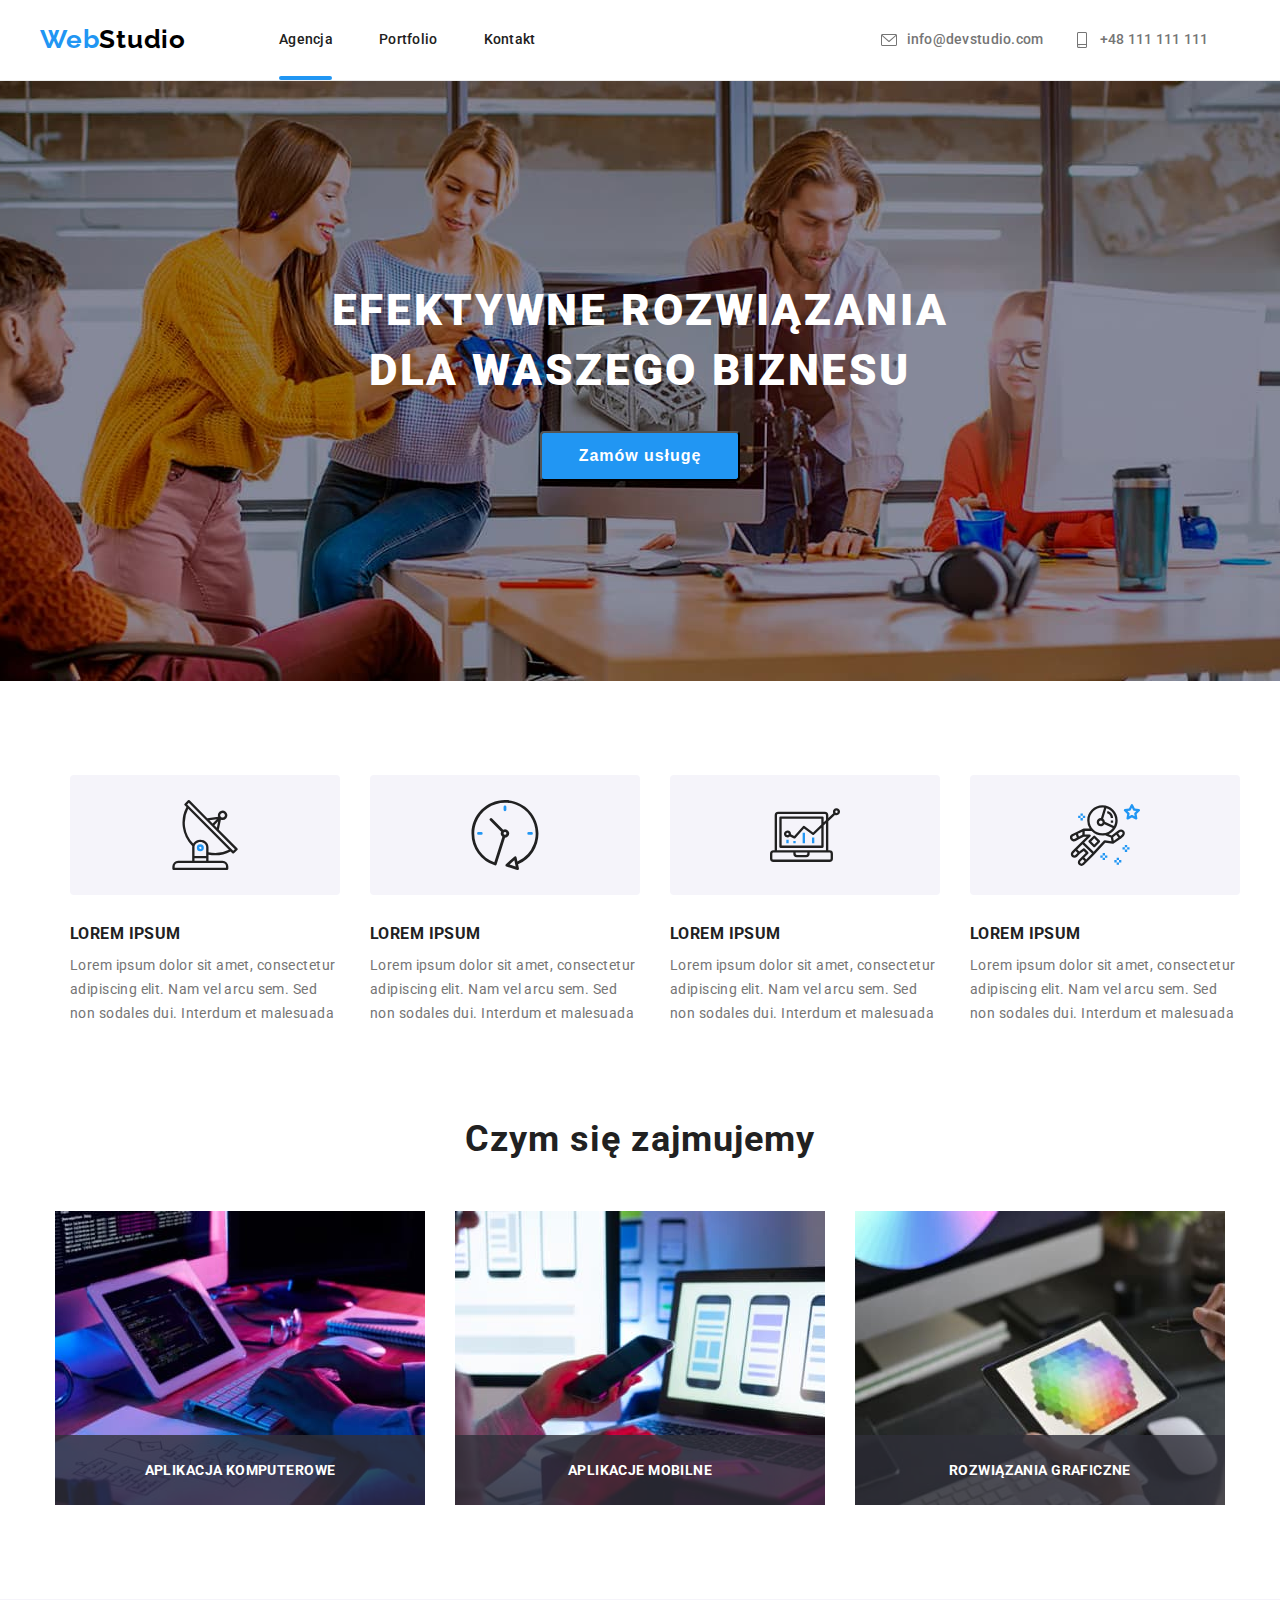
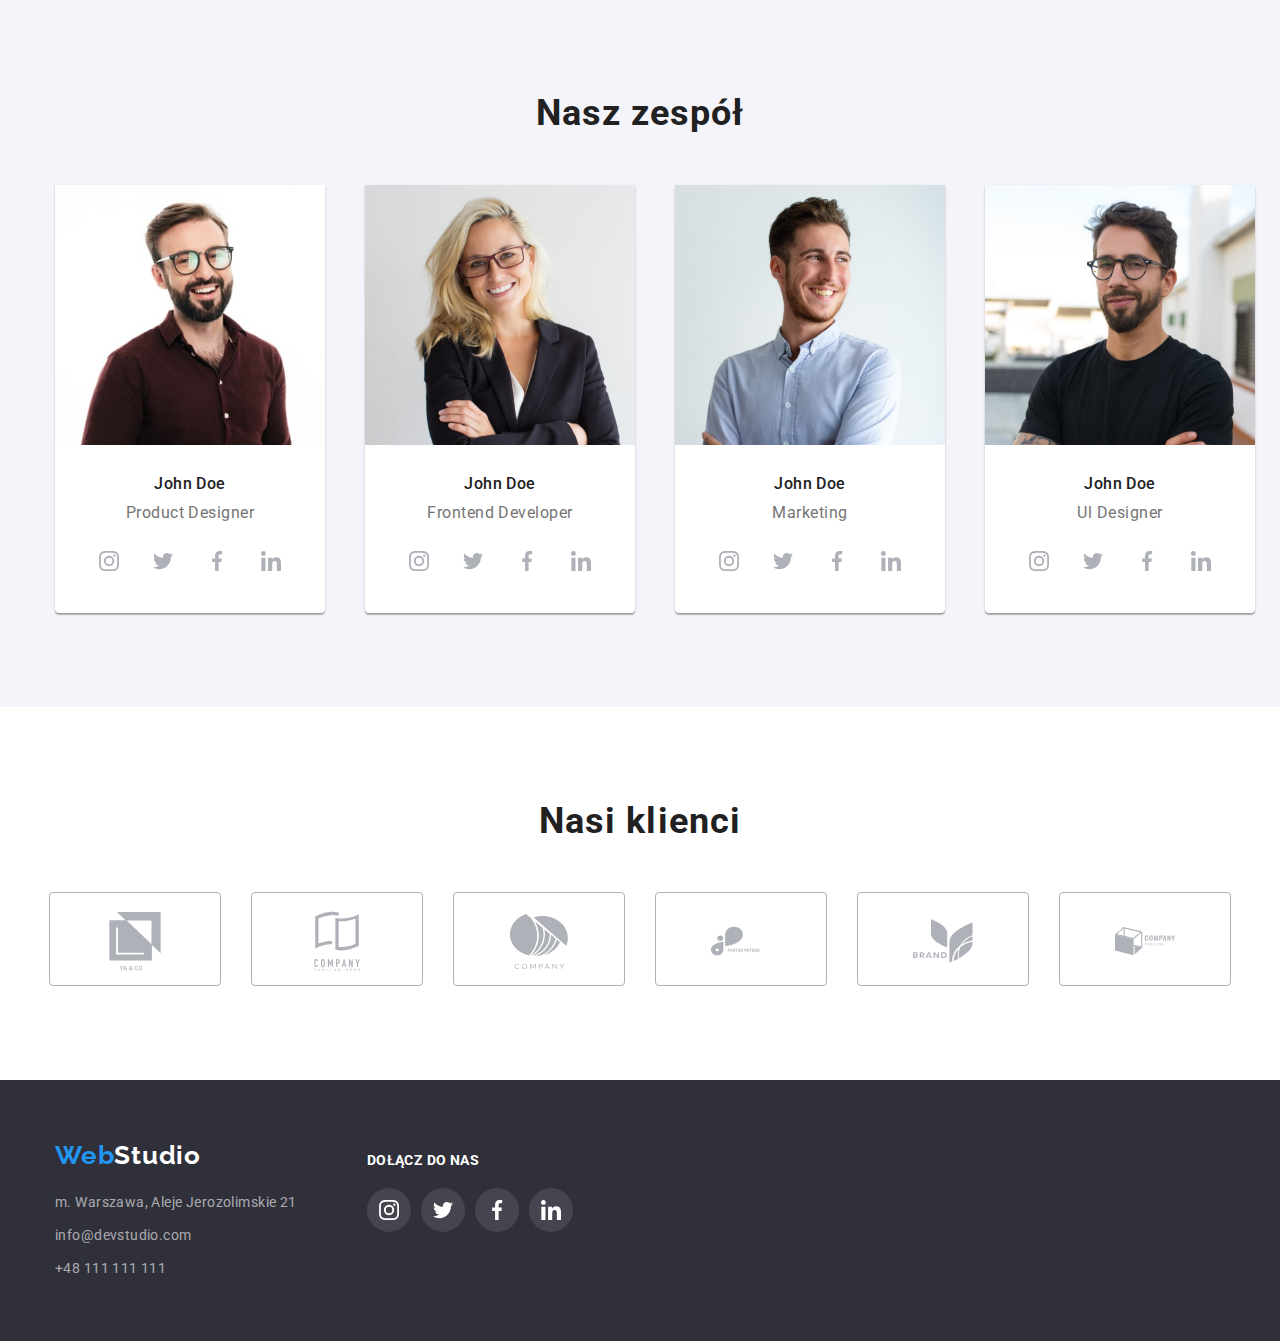
<file: index.html>
<!DOCTYPE html>
<html lang="pl">
  <head>
    <meta charset="UTF-8" />
    <meta http-equiv="X-UA-Compatible" content="IE=edge" />
    <meta name="description" content="Webside about WebStudio Agency" />
    <title>WebStudio</title>
    <link
      rel="stylesheet"
      href="https://cdnjs.cloudflare.com/ajax/libs/modern-normalize/1.1.0/modern-normalize.min.css"
      integrity="sha512-wpPYUAdjBVSE4KJnH1VR1HeZfpl1ub8YT/NKx4PuQ5NmX2tKuGu6U/JRp5y+Y8XG2tV+wKQpNHVUX03MfMFn9Q=="
      crossorigin="anonymous"
      referrerpolicy="no-referrer"
    />
    <link href="./css/styles.css" rel="stylesheet" />
    <link rel="preconnect" href="https://fonts.googleapis.com" />
    <link rel="preconnect" href="https://fonts.gstatic.com" crossorigin />
    <link
      href="https://fonts.googleapis.com/css2?family=Raleway:wght@700&family=Roboto:wght@400;500;700;900&display=swap"
      rel="stylesheet"
    />
  </head>
  <body>
    <header class="top-menu">
      <div class="top-menu-box container">
        <a class="logo" href="./index.html"
          ><span class="first-logo-part">Web</span><span>Studio</span></a
        >

        <nav class="navigation">
          <ul class="link-menu">
            <li><a class="link active-index" href="./index.html">Agencja</a></li>
            <li >
              <a class="link" href="./portfolio.html">Portfolio</a>
            </li>
            <li ><a class="link" href="#">Kontakt</a></li>
          </ul>
        </nav>

        <ul class="top-contacts">
          <li>
            <a class="contact-link" href="mailto:info@devstudio.com"
              ><svg class="contact-icon-envelope" width="16" height="16">
                <use href="./images/icons.svg#icon-envelope"></use>
              </svg>
              info@devstudio.com</a
            >
          </li>
          <li>
            <a class="contact-link" href="tel:+48111111111">
              <svg class="contact-icon-smartphone" width="12" height="16">
                <use href="./images/icons.svg#icon-smartphone"></use>
              </svg>
              +48 111 111 111</a
            >
          </li>
        </ul>
      </div>
    </header>
    <main>
      <section class="top-container section">
        <div class="container">
          <h1 class="top-container-text">
            Efektywne rozwiązania <br />dla waszego biznesu
          </h1>
          <button class="top-container-button" type="button" data-modal-open>
            Zamów usługę
          </button>
        </div>
        
      </section>

      <section class="advantages section">
        <div class="container">
          <h2 hidden>Our advantages</h2>
          <ul class="advantages-list-icons">
            <li class="advantages-list-icons-item">
              <svg width="70" height="70">
                <use href="./images/icons.svg#icon-antenna"></use>
              </svg>
            </li>
            <li class="advantages-list-icons-item">
              <svg width="70" height="70">
                <use href="./images/icons.svg#icon-clock"></use>
              </svg>
            </li>
            <li class="advantages-list-icons-item">
              <svg width="70" height="70">
                <use href="./images/icons.svg#icon-diagram"></use>
              </svg>
            </li>
            <li class="advantages-list-icons-item">
              <svg width="70" height="70">
                <use href="./images/icons.svg#icon-astronaut"></use>
              </svg>
            </li>
          </ul>
          <ul class="advantages-list">
            <li>
              <h3 class="topic">Lorem ipsum</h3>
              <p class="description">
                Lorem ipsum dolor sit amet, consectetur adipiscing elit. Nam vel
                arcu sem. Sed non sodales dui. Interdum et malesuada
              </p>
            </li>
            <li>
              <h3 class="topic">Lorem ipsum</h3>
              <p class="description">
                Lorem ipsum dolor sit amet, consectetur adipiscing elit. Nam vel
                arcu sem. Sed non sodales dui. Interdum et malesuada
              </p>
            </li>
            <li>
              <h3 class="topic">Lorem ipsum</h3>
              <p class="description">
                Lorem ipsum dolor sit amet, consectetur adipiscing elit. Nam vel
                arcu sem. Sed non sodales dui. Interdum et malesuada
              </p>
            </li>
            <li>
              <h3 class="topic">Lorem ipsum</h3>
              <p class="description">
                Lorem ipsum dolor sit amet, consectetur adipiscing elit. Nam vel
                arcu sem. Sed non sodales dui. Interdum et malesuada
              </p>
            </li>
          </ul>
        </div>
      </section>
      <section class="what-we-do section">
        <div class="container">
          <h2 class="what-we-do-heading">Czym się zajmujemy</h2>
          <ul class="what-we-do-list">
            <li>
              <figure class="image-with-title">
              <img
                class="what-we-do-list-image"
                src="./images/img.jpg"
                alt="man typing on a keyboard"
                width="370"
                height="294"
              /><figcaption class="image-title">Aplikacja komputerowe</figcaption>
            </figure>
            </li>
            <li><figure class="image-with-title">
              <img
                class="what-we-do-list-image"
                src="./images/img1.jpg"
                alt="man using mobile phone"
                width="370"
                height="294"
              /><figcaption class="image-title">Aplikacje mobilne</figcaption>
            </figure>
          </li>
            <li><figure class="image-with-title">
              <img
                class="what-we-do-list-image"
                src="./images/img2.jpg"
                alt="man trying to find perfect colour"
                width="370"
                height="294"
              /><figcaption class="image-title">Rozwiązania graficzne</figcaption>
            </figure>
            </li>
          </ul>
        </div>
      </section>
      <section class="teammates section">
        <div class="container">
          <h2 class="teammates-header">Nasz zespół</h2>
          <ul class="teammates-list">
            <li class="teammates-item">
              <img
                class="teammates-item-photo"
                src="./images/jd1.jpg"
                alt="bearded man with glasses"
                width="270"
                height="260"
              />
              <h3 class="teammates-item-name">John Doe</h3>
              <p class="teammates-item-role">Product Designer</p>

              <div class="teammates-social-links">
                <a
                  class="teammates-social-link"
                  href="https://www.instagram.com/"
                  target="_blank"
                  rel="noreferrer noopener"
                >
                  <svg
                    class="teammates-social-link-icon"
                    width="20"
                    height="20"
                  >
                    <use href="./images/icons.svg#icon-instagram"></use>
                  </svg>
                </a>
                <a
                  class="teammates-social-link"
                  href="https://twitter.com/"
                  target="_blank"
                  rel="noreferrer noopener"
                  ><svg
                    class="teammates-social-link-icon"
                    width="20"
                    height="20"
                  >
                    <use href="./images/icons.svg#icon-twitter"></use></svg></a
                ><a
                  class="teammates-social-link"
                  href="https://www.facebook.com"
                  target="_blank"
                  rel="noreferrer noopener"
                  ><svg
                    class="teammates-social-link-icon"
                    width="20"
                    height="20"
                  >
                    <use href="./images/icons.svg#icon-facebook"></use></svg></a
                ><a
                  class="teammates-social-link"
                  href="https://pl.linkedin.com/"
                  target="_blank"
                  rel="noreferrer noopener"
                  ><svg
                    class="teammates-social-link-icon"
                    width="20"
                    height="20"
                  >
                    <use href="./images/icons.svg#icon-linkedin"></use>
                  </svg>
                </a>
              </div>
            </li>

            <li class="teammates-item">
              <img
                class="teammates-item-photo"
                src="./images/jd2.jpg"
                alt="blond woman with glasses"
                width="270"
                height="260"
              />
              <h3 class="teammates-item-name">John Doe</h3>
              <p class="teammates-item-role">Frontend Developer</p>
              <div class="teammates-social-links">
                <a
                  class="teammates-social-link"
                  href="https://www.instagram.com/"
                  target="_blank"
                  rel="noreferrer noopener"
                  ><svg
                    class="teammates-social-link-icon"
                    width="20"
                    height="20"
                  >
                    <use
                      href="./images/icons.svg#icon-instagram"
                    ></use></svg></a
                ><a
                  class="teammates-social-link"
                  href="https://twitter.com/"
                  target="_blank"
                  rel="noreferrer noopener"
                  ><svg
                    class="teammates-social-link-icon"
                    width="20"
                    height="20"
                  >
                    <use href="./images/icons.svg#icon-twitter"></use></svg></a
                ><a
                  class="teammates-social-link"
                  href="https://www.facebook.com"
                  target="_blank"
                  rel="noreferrer noopener"
                  ><svg
                    class="teammates-social-link-icon"
                    width="20"
                    height="20"
                  >
                    <use href="./images/icons.svg#icon-facebook"></use></svg></a
                ><a
                  class="teammates-social-link"
                  href="https://pl.linkedin.com/"
                  target="_blank"
                  rel="noreferrer noopener"
                  ><svg
                    class="teammates-social-link-icon"
                    width="20"
                    height="20"
                  >
                    <use href="./images/icons.svg#icon-linkedin"></use>
                  </svg>
                </a>
              </div>
            </li>
            <li class="teammates-item">
              <img
                class="teammates-item-photo"
                src="./images/jd3.jpg"
                alt="smiling man in blue shirt"
                width="270"
                height="260"
              />
              <h3 class="teammates-item-name">John Doe</h3>
              <p class="teammates-item-role">Marketing</p>
              <div class="teammates-social-links">
                <a
                  class="teammates-social-link"
                  href="https://www.instagram.com/"
                  target="_blank"
                  rel="noreferrer noopener"
                  ><svg
                    class="teammates-social-link-icon"
                    width="20"
                    height="20"
                  >
                    <use
                      href="./images/icons.svg#icon-instagram"
                    ></use></svg></a
                ><a
                  class="teammates-social-link"
                  href="https://twitter.com/"
                  target="_blank"
                  rel="noreferrer noopener"
                  ><svg
                    class="teammates-social-link-icon"
                    width="20"
                    height="20"
                  >
                    <use href="./images/icons.svg#icon-twitter"></use></svg></a
                ><a
                  class="teammates-social-link"
                  href="https://www.facebook.com"
                  target="_blank"
                  rel="noreferrer noopener"
                  ><svg
                    class="teammates-social-link-icon"
                    width="20"
                    height="20"
                  >
                    <use href="./images/icons.svg#icon-facebook"></use></svg></a
                ><a
                  class="teammates-social-link"
                  href="https://pl.linkedin.com/"
                  target="_blank"
                  rel="noreferrer noopener"
                  ><svg
                    class="teammates-social-link-icon"
                    width="20"
                    height="20"
                  >
                    <use href="./images/icons.svg#icon-linkedin"></use>
                  </svg>
                </a>
              </div>
            </li>
            <li class="teammates-item">
              <img
                class="teammates-item-photo"
                src="./images/jd4.jpg"
                alt="bearded man with glasses in black t-shirt"
                width="270"
                height="260"
              />
              <h3 class="teammates-item-name">John Doe</h3>
              <p class="teammates-item-role">Ul Designer</p>
              <div class="teammates-social-links">
                <a
                  class="teammates-social-link"
                  href="https://www.instagram.com/"
                  target="_blank"
                  rel="noreferrer noopener"
                  ><svg
                    class="teammates-social-link-icon"
                    width="20"
                    height="20"
                  >
                    <use
                      href="./images/icons.svg#icon-instagram"
                    ></use></svg></a
                ><a
                  class="teammates-social-link"
                  href="https://twitter.com/"
                  target="_blank"
                  rel="noreferrer noopener"
                  ><svg
                    class="teammates-social-link-icon"
                    width="20"
                    height="20"
                  >
                    <use href="./images/icons.svg#icon-twitter"></use></svg></a
                ><a
                  class="teammates-social-link"
                  href="https://www.facebook.com"
                  target="_blank"
                  rel="noreferrer noopener"
                  ><svg
                    class="teammates-social-link-icon"
                    width="20"
                    height="20"
                  >
                    <use href="./images/icons.svg#icon-facebook"></use></svg></a
                ><a
                  class="teammates-social-link"
                  href="https://pl.linkedin.com/"
                  target="_blank"
                  rel="noreferrer noopener"
                  ><svg
                    class="teammates-social-link-icon"
                    width="20"
                    height="20"
                  >
                    <use href="./images/icons.svg#icon-linkedin"></use>
                  </svg>
                </a>
              </div>
            </li>
          </ul>
        </div>
      </section>
      <section class="our-customers section">
        <div class="container">
          <h2 class="our-customers-heading">Nasi klienci</h2>
          <ul class="our-customers-list">
            <li class="our-customers-list-item">
              <svg width="106" height="60.04">
                <use href="./images/icons.svg#icon-client-one"></use>
              </svg>
            </li>
            <li class="our-customers-list-item">
              <svg width="106" height="60.04">
                <use href="./images/icons.svg#icon-client-two"></use>
              </svg>
            </li>
            <li class="our-customers-list-item">
              <svg width="106" height="60">
                <use href="./images/icons.svg#icon-client-three"></use>
              </svg>
            </li>
            <li class="our-customers-list-item">
              <svg width="106" height="60">
                <use href="./images/icons.svg#icon-client-four"></use>
              </svg>
            </li>
            <li class="our-customers-list-item">
              <svg width="106" height="60">
                <use href="./images/icons.svg#icon-client-five"></use>
              </svg>
            </li>
            <li class="our-customers-list-item">
              <svg width="106" height="60">
                <use href="./images/icons.svg#icon-client-six"></use>
              </svg>
            </li>
          </ul>
        </div>
      </section>
    </main>
    <footer class="footer">
      <div class="container footer-container">
        <div class="footer-box">
          <p>
            <a class="footer-logo" href="./index.html"
              ><span class="first-logo-part">Web</span
              ><span class="second-logo-part">Studio</span></a
            >
          </p>
          <address class="lower-contacts">
            <ul class="lower-contact-list">
              <li>
                <a
                  class="lower-link"
                  href="https://www.google.pl/maps/place/al.+Jerozolimskie+21,+00-508+Warszawa/@52.2305286,21.013843,17z/data=!3m1!4b1!4m5!3m4!1s0x471eccf3e52bee23:0xc5163bc7ec8d4437!8m2!3d52.2305286!4d21.0160317"
                  target="_blank"
                  rel="noopener noreferrer nofollow"
                  >m. Warszawa, Aleje Jerozolimskie 21</a
                >
              </li>
              <li>
                <a class="lower-link" href="mailto:info@devstudio.com"
                  >info@devstudio.com</a
                >
              </li>
              <li>
                <a class="lower-link" href="tel:+48111111111"
                  >+48 111 111 111</a
                >
              </li>
            </ul>
          </address>
        </div>
        <div class="footer-social-links">
          <h3 class="footer-social-links-heading">Dołącz do nas</h3>
           <!--instagram twitter facebook linedin links-->
          <div class="footer-social-links-box">            
            <a
            class="footer-social-links-link"
            href="https://twitter.com/"
            target="_blank"
            rel="noreferrer noopener"
            ><svg width="20" height="20">
              <use href="./images/icons.svg#icon-instagram"></use>
            </svg>
          </a>
           
              <a
                class="footer-social-links-link"
                href="https://twitter.com/"
                target="_blank"
                rel="noreferrer noopener"
                ><svg width="20" height="20">
                  <use href="./images/icons.svg#icon-twitter"></use>
                </svg>
              </a>
           
              <a
                class="footer-social-links-link"
                href="https://www.facebook.com"
                target="_blank"
                rel="noreferrer noopener"
                ><svg width="20" height="20">
                  <use href="./images/icons.svg#icon-facebook"></use>
                </svg>
              </a>
            
              <a
                class="footer-social-links-link"
                href="https://pl.linkedin.com/"
                target="_blank"
                rel="noreferrer noopener"
                ><svg width="20" height="20">
                  <use href="./images/icons.svg#icon-linkedin"></use>
                </svg>
              </a>
            </div>
          </div>
        </div>
      </div>
    </footer>
    <div class="backdrop is-hidden" data-modal>
      <div class="modal">
              <button type="button" class="close-button" data-modal-close>
          <img class="x-image" src=./images/close.png
          alt="X sign to close the window"
          width="18"
          height="18">
        </button>
      
              </div>
    </div>
    <script src="./js/modal.js"></script>
  </body>
</html>
</file>
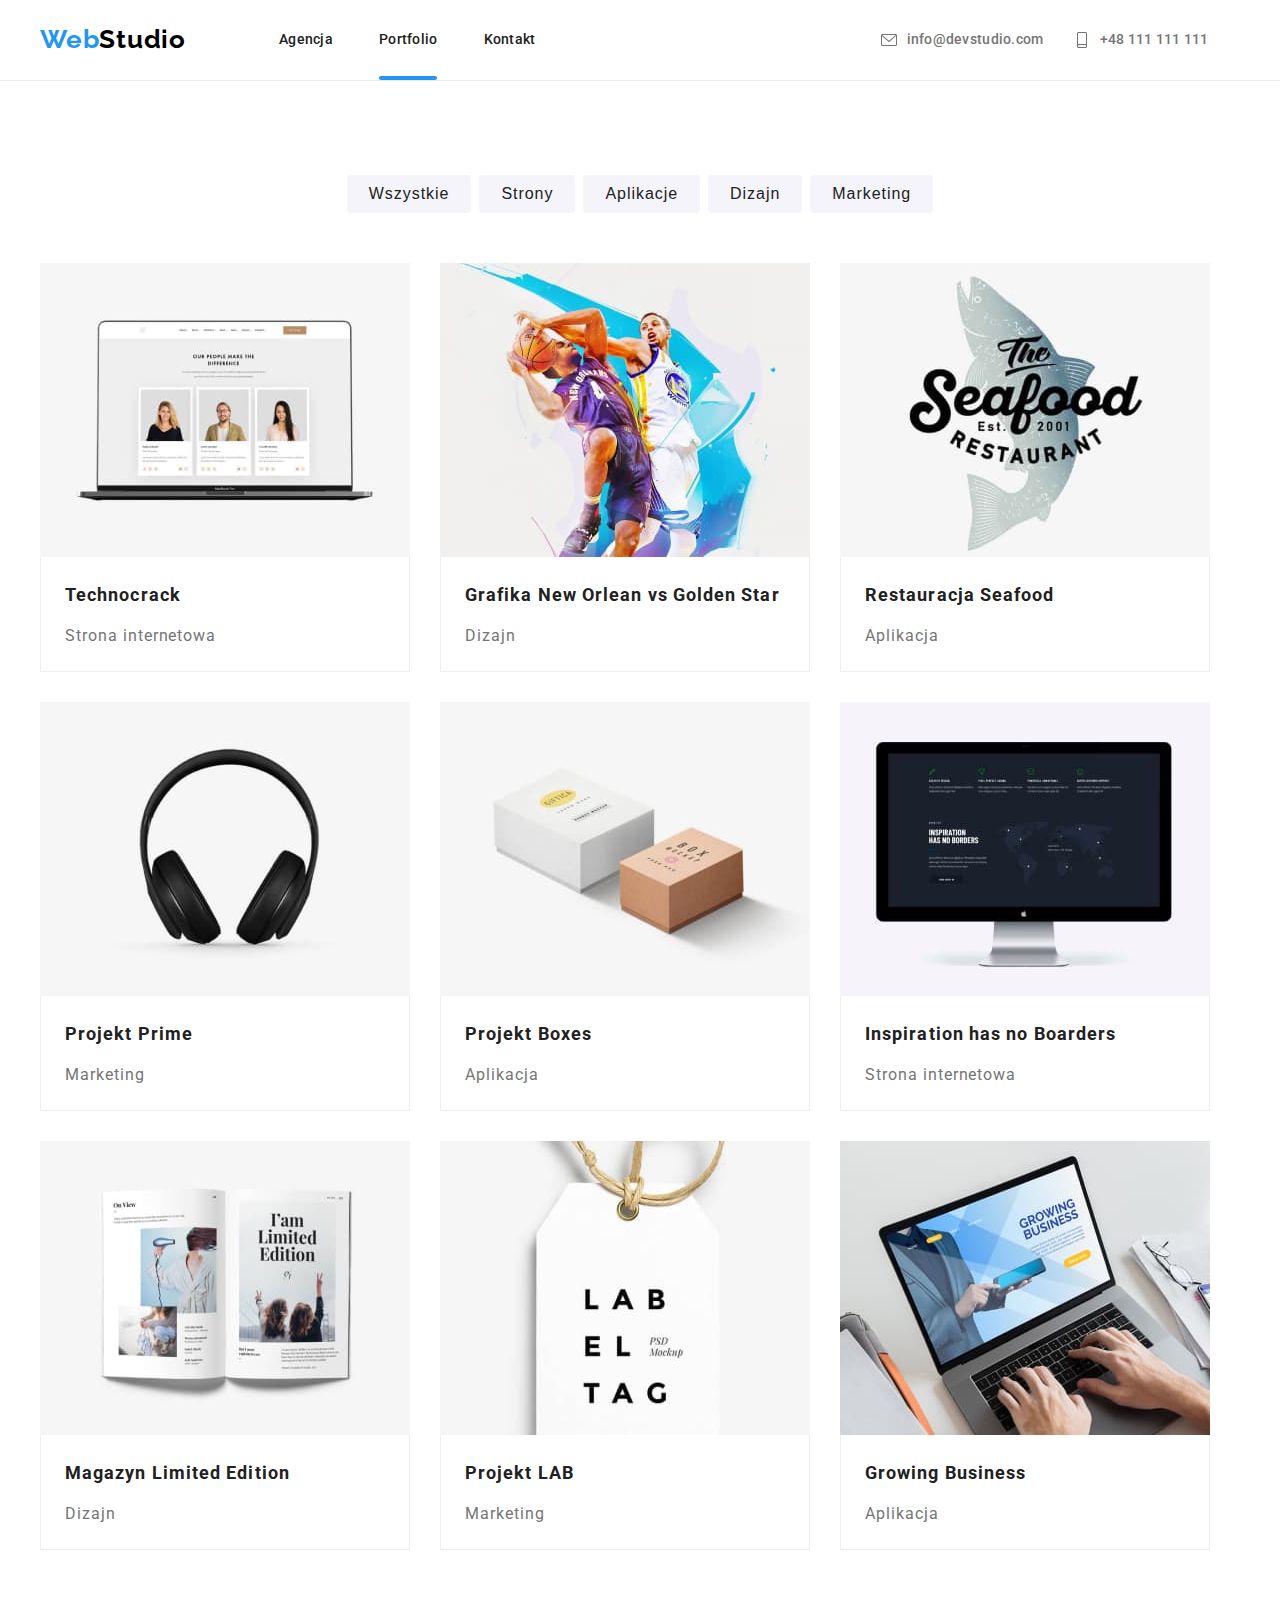
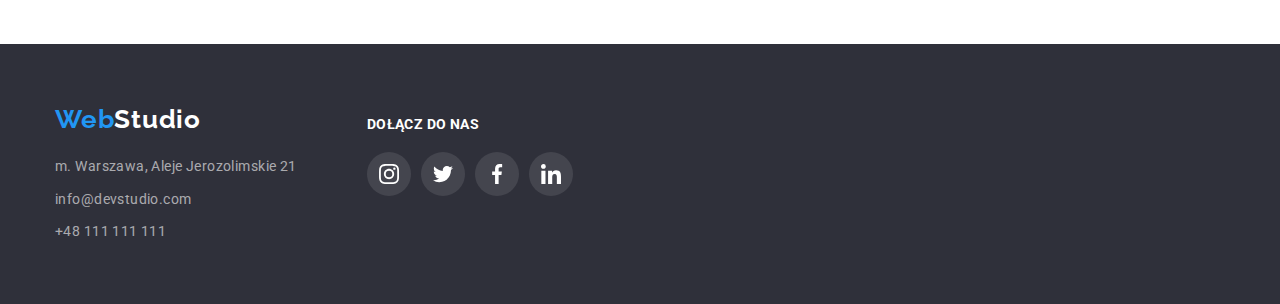
<file: portfolio.html>
<!DOCTYPE html>
<html lang="pl">
  <head>
    <meta charset="UTF-8" />
    <meta http-equiv="X-UA-Compatible" content="IE=edge" />
    <meta name="description" content="Webside about WebStudio Agency" />
    <title>WebStudio</title>
    <link
      rel="stylesheet"
      href="https://cdnjs.cloudflare.com/ajax/libs/modern-normalize/1.1.0/modern-normalize.min.css"
      integrity="sha512-wpPYUAdjBVSE4KJnH1VR1HeZfpl1ub8YT/NKx4PuQ5NmX2tKuGu6U/JRp5y+Y8XG2tV+wKQpNHVUX03MfMFn9Q=="
      crossorigin="anonymous"
      referrerpolicy="no-referrer"
    />
    <link href="./css/styles.css" rel="stylesheet" />
    <link rel="preconnect" href="https://fonts.googleapis.com" />
    <link rel="preconnect" href="https://fonts.gstatic.com" crossorigin />
    <link
      href="https://fonts.googleapis.com/css2?family=Raleway:wght@700&family=Roboto:wght@400;500;700;900&display=swap"
      rel="stylesheet"
    />
  </head>
  <body>
    <header class="top-menu">
      <div class="top-menu-box container">
        <a class="logo" href="./index.html"
          ><span class="first-logo-part">Web</span><span>Studio</span></a
        >

        <nav class="navigation">
          <ul class="link-menu">
            <li><a class="link" href="./index.html">Agencja</a></li>
            <li>
              <a class="link active-portfolio" href="./portfolio.html">Portfolio</a>
            </li>
            <li><a class="link" href="#">Kontakt</a></li>
          </ul>
        </nav>

        <ul class="top-contacts">
          <li>
            <a class="contact-link" href="mailto:info@devstudio.com"
              ><svg class="contact-icon-envelope" width="16" height="16">
                <use href="./images/icons.svg#icon-envelope"></use>
              </svg>
              info@devstudio.com</a
            >
          </li>
          <li>
            <a class="contact-link" href="tel:+48111111111">
              <svg class="contact-icon-smartphone" width="12" height="16">
                <use href="./images/icons.svg#icon-smartphone"></use>
              </svg>
              +48 111 111 111</a
            >
          </li>
        </ul>
      </div>
    </header>
    <main>
      <section class="portfolio-upper-section section">
        <div class="portfolio-upper-section-box container">
          <h1 hidden>What we can create for You</h1>
          <ul class="list-buttons">
            <li>
              <button class="portfolio-button" type="button">Wszystkie</button>
            </li>
            <li>
              <button class="portfolio-button" type="button">Strony</button>
            </li>
            <li>
              <button class="portfolio-button" type="button">Aplikacje</button>
            </li>
            <li>
              <button class="portfolio-button" type="button">Dizajn</button>
            </li>
            <li>
              <button class="portfolio-button" type="button">Marketing</button>
            </li>
          </ul>
        </div>
      </section>
      <section class="portfolio-lower-section section">
        <div class="portfolio-lower-section container">
          <h2 hidden>Offer categories</h2>
          <ul class="portfolio-lower-section-list">
            <li class="portfolio-lower-section-item">
              <div class="overlay-box"><img
                class="portfolio-lower-section-item-picture"
                src="./images/website.jpg"
                alt="Pictures of three WebStudio team members on a laptop
            screen"
                width="370"
                height="294"
              />
                <div class="overlay"><p>Technocrack jest popularną platformą wykorzystywaną do rozpowszechniania koronawirusa. Firmy wykorzystują tę platformę do celów szpiegowskich i ataków na niezabezpieczone serwery konkurencji</p></div>
              </div>
              <h3 class="portfolio-lower-section-item-heading">Technocrack</h3>
              <p class="portfolio-lower-section-item-description">
                Strona internetowa
              </p>
            </li>
            <li class="portfolio-lower-section-item">
              <div class="overlay-box"><img
                class="portfolio-lower-section-item-picture"
                src="./images/basketball.jpg"
                alt="Two basketball players fighting for the ball in the air"
                width="370"
                height="294"
              /> <div class="overlay"><p>Technocrack jest popularną platformą wykorzystywaną do rozpowszechniania koronawirusa. Firmy wykorzystują tę platformę do celów szpiegowskich i ataków na niezabezpieczone serwery konkurencji</p></div>
            </div>
              <h3 class="portfolio-lower-section-item-heading">
                Grafika New Orlean vs Golden Star
              </h3>
              <p class="portfolio-lower-section-item-description">Dizajn</p>
            </li>
            <li class="portfolio-lower-section-item">
              <div class="overlay-box"><img
                class="portfolio-lower-section-item-picture"
                src="./images/seafood.jpg"
                alt="Logo of the Seafood Restaurant with the salmon in the background"
                width="370"
                height="294"
              /><div class="overlay"><p>Technocrack jest popularną platformą wykorzystywaną do rozpowszechniania koronawirusa. Firmy wykorzystują tę platformę do celów szpiegowskich i ataków na niezabezpieczone serwery konkurencji</p></div>
            </div>
              <h3 class="portfolio-lower-section-item-heading">
                Restauracja Seafood
              </h3>
              <p class="portfolio-lower-section-item-description">Aplikacja</p>
            </li>
            <li class="portfolio-lower-section-item">
              <div class="overlay-box"><img
                class="portfolio-lower-section-item-picture"
                src="./images/headphones.jpg"
                alt="Black headphones"
                width="370"
                height="294"
              /><div class="overlay"><p>Technocrack jest popularną platformą wykorzystywaną do rozpowszechniania koronawirusa. Firmy wykorzystują tę platformę do celów szpiegowskich i ataków na niezabezpieczone serwery konkurencji</p></div>
            </div>
              <h3 class="portfolio-lower-section-item-heading">
                Projekt Prime
              </h3>
              <p class="portfolio-lower-section-item-description">Marketing</p>
            </li>
            <li class="portfolio-lower-section-item">
              <div class="overlay-box"><img
                class="portfolio-lower-section-item-picture"
                src="./images/boxes.jpg"
                alt="Two small carton boxes next to each other"
                width="370"
                height="294"
              /><div class="overlay"><p>Technocrack jest popularną platformą wykorzystywaną do rozpowszechniania koronawirusa. Firmy wykorzystują tę platformę do celów szpiegowskich i ataków na niezabezpieczone serwery konkurencji</p></div>
            </div>
              <h3 class="portfolio-lower-section-item-heading">
                Projekt Boxes
              </h3>
              <p class="portfolio-lower-section-item-description">Aplikacja</p>
            </li>
            <li class="portfolio-lower-section-item">
              <div class="overlay-box"><img
                class="portfolio-lower-section-item-picture"
                src="./images/screen.jpg"
                alt="Inspiration has no Boarders website on black Aplle iMac screen"
                width="370"
                height="294"
              /><div class="overlay"><p>Technocrack jest popularną platformą wykorzystywaną do rozpowszechniania koronawirusa. Firmy wykorzystują tę platformę do celów szpiegowskich i ataków na niezabezpieczone serwery konkurencji</p></div>
            </div>
              <h3 class="portfolio-lower-section-item-heading">
                Inspiration has no Boarders
              </h3>
              <p class="portfolio-lower-section-item-description">
                Strona internetowa
              </p>
            </li>
            <li class="portfolio-lower-section-item">
              <div class="overlay-box"><img
                class="portfolio-lower-section-item-picture"
                src="./images/magazine.jpg"
                alt="opened trade magazine"
                width="370"
                height="294"
              /><div class="overlay"><p>Technocrack jest popularną platformą wykorzystywaną do rozpowszechniania koronawirusa. Firmy wykorzystują tę platformę do celów szpiegowskich i ataków na niezabezpieczone serwery konkurencji</p></div>
            </div>
              <h3 class="portfolio-lower-section-item-heading">
                Magazyn Limited Edition
              </h3>
              <p class="portfolio-lower-section-item-description">Dizajn</p>
            </li>
            <li class="portfolio-lower-section-item">
              <div class="overlay-box"><img
                class="portfolio-lower-section-item-picture"
                src="./images/label.jpg"
                alt="white label with the words - label tag"
                width="370"
                height="294"
              /><div class="overlay"><p>Technocrack jest popularną platformą wykorzystywaną do rozpowszechniania koronawirusa. Firmy wykorzystują tę platformę do celów szpiegowskich i ataków na niezabezpieczone serwery konkurencji</p></div>
            </div>
              <h3 class="portfolio-lower-section-item-heading">Projekt LAB</h3>
              <p class="portfolio-lower-section-item-description">Marketing</p>
            </li>
            <li class="portfolio-lower-section-item">
              <div class="overlay-box"><img
                class="portfolio-lower-section-item-picture"
                src="./images/growing.jpg"
                alt="Website about growing business opened on silver laptop"
                width="370"
                height="294"
              /><div class="overlay"><p>Technocrack jest popularną platformą wykorzystywaną do rozpowszechniania koronawirusa. Firmy wykorzystują tę platformę do celów szpiegowskich i ataków na niezabezpieczone serwery konkurencji</p></div>
            </div>
              <h3 class="portfolio-lower-section-item-heading">
                Growing Business
              </h3>
              <p class="portfolio-lower-section-item-description">Aplikacja</p>
            </li>
          </ul>
        </div>
      </section>
    </main>
    <footer class="footer">
      <div class="container footer-container">
        <div class="footer-box">
          <p>
            <a class="footer-logo" href="./index.html"
              ><span class="first-logo-part">Web</span
              ><span class="second-logo-part">Studio</span></a
            >
          </p>
          <address class="lower-contacts">
            <ul class="lower-contact-list">
              <li>
                <a
                  class="lower-link"
                  href="https://www.google.pl/maps/place/al.+Jerozolimskie+21,+00-508+Warszawa/@52.2305286,21.013843,17z/data=!3m1!4b1!4m5!3m4!1s0x471eccf3e52bee23:0xc5163bc7ec8d4437!8m2!3d52.2305286!4d21.0160317"
                  target="_blank"
                  rel="noopener noreferrer nofollow"
                  >m. Warszawa, Aleje Jerozolimskie 21</a
                >
              </li>
              <li>
                <a class="lower-link" href="mailto:info@devstudio.com"
                  >info@devstudio.com</a
                >
              </li>
              <li>
                <a class="lower-link" href="tel:+48111111111"
                  >+48 111 111 111</a
                >
              </li>
            </ul>
          </address>
        </div>
        <div class="footer-social-links">
          <h3 class="footer-social-links-heading">Dołącz do nas</h3>
           <!--instagram twitter facebook linedin links-->
          <div class="footer-social-links-box">            
            <a
            class="footer-social-links-link"
            href="https://twitter.com/"
            target="_blank"
            rel="noreferrer noopener"
            ><svg width="20" height="20">
              <use href="./images/icons.svg#icon-instagram"></use>
            </svg>
          </a>
           
              <a
                class="footer-social-links-link"
                href="https://twitter.com/"
                target="_blank"
                rel="noreferrer noopener"
                ><svg width="20" height="20">
                  <use href="./images/icons.svg#icon-twitter"></use>
                </svg>
              </a>
           
              <a
                class="footer-social-links-link"
                href="https://www.facebook.com"
                target="_blank"
                rel="noreferrer noopener"
                ><svg width="20" height="20">
                  <use href="./images/icons.svg#icon-facebook"></use>
                </svg>
              </a>
            
              <a
                class="footer-social-links-link"
                href="https://pl.linkedin.com/"
                target="_blank"
                rel="noreferrer noopener"
                ><svg width="20" height="20">
                  <use href="./images/icons.svg#icon-linkedin"></use>
                </svg>
              </a>
            </div>
          </div>
        </div>
      </div>
    </footer>
  </body>
</html>
</file>
<file: css/styles.css>
:root {
  --page-primary-background-color: #e5e5e5;
  --page-secondary-background-color: #2f303a;
  --page-tertiary-background-color: #f5f4fa;
  --page-quarternary-background-color: #fff;
  --object-primary-background-color: #2196f3;
  --object-secondary-background-color: #ffffff;
  --border-color: #eeeeee;
  --text-primary-color: #212121;
  --text-secondary-color: #757575;
  --text-tertiary-color: #ffffff;
  --text-quaternary-color: #000000;
  --alpha-color: #ffffff99;
  --primary-box-shadow-color: #00000026;
  --secondary-box-shadow-color: #0000001f;
  --tertiary-box-shadow-color: #00000024;
  --quarternary-box-shadow-color: #00000033;
  --header-border-bottom-color: #ececec;
  --background-color-for-gradient: rgba(47, 48, 58, 0.4);
  --parrent-color: currentColor;
  --social-links-primary-icon-color: #afb1b8;
  --social-links-secondary-icon-color: #ffffff;
  --social-links-icon-hover-color: #ffffff;
  --social-links-primary-background-color: #2196f3;
  --image-title-background-color: rgba(47, 48, 58, 0.8);
  --overlay-background-color: #2196f3e5;
  --backdrop-background-color: #00000033;
}
* {
  margin: 0;
}
body {
  font-family: "Roboto", sans-serif;
  color: var(--text-primary-color);
  background-color: var(--page-primary-background-color);
}
svg {
  display: block;
}
/* dots deleted from uls :)*/
ul {
  list-style-type: none;
}
/* extra class for main div in each section of index.html and portfolio.html*/
.container {
  max-width: 1200px;
  margin: 0 auto;
}
.section {
  padding-top: 94px;
  padding-bottom: 94px;
}
.top-menu {
  background-color: var(--object-secondary-background-color);
  width: 100%;
  border-bottom: 1px solid var(--header-border-bottom-color);
}
.top-menu-box {
  padding-left: 15px;
  padding-right: 15px;
  display: flex;
  justify-content: flex-start;
  align-items: center;
}
.logo {
  font-family: "Raleway";
  font-weight: 700;
  font-size: 26px;
  color: var(--text-quaternary-color);
  text-decoration: none;
  line-height: 1.19;
  letter-spacing: 0.03em;
  padding-top: 24px;
  padding-bottom: 25px;
  margin-right: 93px;
}
.first-logo-part {
  color: var(--object-primary-background-color);
}
.navigation {
  font-size: 14px;
  line-height: 1.14;
  font-weight: 500;
  letter-spacing: 0.02em;
  padding-top: 32px;
  padding-bottom: 32px;
  position: relative;
}
.navigation .link-menu {
  display: flex;
  column-gap: 46px;
  padding-left: 0;
  margin-right: 345px;
}

.link-menu .link {
  text-decoration: none;
  color: var(--text-primary-color);
  transition-property: color;
  transition-duration: 250ms;
  transition-timing-function: cubic-bezier(0.4, 0, 0.2, 1);
}
.link-menu .link:hover,
.link-menu .link:focus {
  color: var(--object-primary-background-color);
}

.active-index::after {
  content: "";
  position: absolute;
  display: block;
  bottom: 0;
  height: 4px;
  width: 53px;
  background-color: var(--object-primary-background-color);
  border-radius: 2px;
}
.active-portfolio::after {
  content: "";
  position: absolute;
  display: block;
  bottom: 0;
  height: 4px;
  width: 58px;
  background-color: var(--object-primary-background-color);
  border-radius: 2px;
}
.top-contacts {
  display: flex;
  column-gap: 30px;
  padding-top: 32px;
  padding-bottom: 32px;
  padding-left: 0;
}

.top-contacts .contact-link {
  color: var(--text-secondary-color);
  font-size: 14px;
  line-height: 1.14;
  font-weight: 500;
  letter-spacing: 0.02em;
  text-decoration: none;
  display: flex;
  column-gap: 10px;
  transition-property: color;
  transition-duration: 250ms;
  transition-timing-function: cubic-bezier(0.4, 0, 0.2, 1);
}
.top-contacts .contact-link:hover,
.top-contacts .contact-link:focus {
  color: var(--object-primary-background-color);
}
.contact-icon-envelope {
  fill: var(--parrent-color);
  width: 16px;
}
.contact-icon-smartphone {
  fill: var(--parrent-color);
  width: 16px;
}
.top-container {
  background-color: var(--page-secondary-background-color);
  background-image: url("../images/background-image.jpg"),
    linear-gradient(
      var(--background-color-for-gradient),
      var(--background-color-for-gradient)
    );
  background-size: 1600px auto;
  background-repeat: no-repeat;
  background-position: center;
  display: flex;
  padding-bottom: 200px;
  padding-top: 200px;
}
.top-container-text {
  color: var(--text-tertiary-color);
  font-size: 44px;
  font-weight: 900;
  line-height: 1.36;
  text-align: center;
  letter-spacing: 0.06em;
  text-transform: uppercase;
  min-height: 120px;
  min-width: 696px;
}
.top-container-button {
  background-color: var(--object-primary-background-color);
  color: var(--object-secondary-background-color);
  box-shadow: 0px 4px 4px var(--primary-box-shadow-color);
  border-radius: 4px;
  font-weight: 700;
  font-size: 16px;
  line-height: 1.85;
  align-items: center;
  text-align: center;
  letter-spacing: 0.06em;
  min-width: 200px;
  min-height: 50px;
  cursor: pointer;
  display: block;
  margin-left: auto;
  margin-right: auto;
  margin-top: 30px;
}
/* this is lorem ipsum-list section in index.html*/
.advantages {
  letter-spacing: 0.03em;
  font-size: 14px;
  width: 100%;
  padding-bottom: 0;
  padding-left: 15px;
  padding-right: 15px;
  background-color: var(--page-quarternary-background-color);
}
.advantages-list-icons {
  display: flex;
  flex-direction: row;
  column-gap: 30px;
  padding-left: 15px;
  padding-right: 15px;
  justify-content: space-between;
}
.advantages-list-icons-item {
  background-color: var(--page-tertiary-background-color);
  border-radius: 4px;
}
.advantages-list-icons-item {
  padding: 25px 100px;
}
.advantages-list {
  display: flex;
  padding-left: 15px;
  padding-right: 15px;
  justify-content: space-between;
  column-gap: 30px;
  margin-top: 30px;
}

/*heading of lorem ipsum section in index.html*/
.topic {
  line-height: 1.14;
  text-transform: uppercase;
  color: var(--text-primary-color);
}
/*dedcription of lorem ipsum section in index.html*/
.description {
  color: var(--text-secondary-color);
  line-height: 1.71;
  margin-top: 10px;
}
/*Czym się zajmujemy section in index.html*/
.what-we-do {
  background-color: var(--page-quarternary-background-color);
}
.what-we-do-heading {
  color: var(--text-primary-color);
  font-size: 36px;
  line-height: 1.16;
  text-align: center;
  letter-spacing: 0.03em;
  margin-bottom: 50px;
  background-color: var(--page-quarternary-background-color);
}
.what-we-do-list {
  display: flex;
  justify-content: space-between;
  padding: 0 15px;
  margin-top: 50px;
}
.what-we-do-list-image {
  display: block;
}
.image-with-title {
  position: relative;
}
.image-title {
  position: absolute;
  text-align: center;
  left: 0;
  right: 0;
  bottom: 0;
  font-weight: 700;
  font-size: 14px;
  line-height: 16px;
  text-align: center;
  letter-spacing: 0.03em;
  text-transform: uppercase;
  padding: 27px 0;
  background-color: var(--image-title-background-color);
  color: var(--text-tertiary-color);
}
/* Nasz zespół section in index.html*/
.teammates {
  background-color: var(--page-tertiary-background-color);
  width: 100%;
}
.teammates-header {
  color: var(--text-primary-color);
  font-size: 36px;
  line-height: 1.16;
  text-align: center;
  letter-spacing: 0.03em;
  margin-bottom: 50px;
}
.teammates-list {
  display: flex;
  justify-content: space-between;
  width: 100%;
  padding: 0 15px;
  margin-top: 50px;
}
.teammates-item {
  background-color: var(--object-secondary-background-color);
  box-shadow: 0px 1px 3px var(--secondary-box-shadow-color),
    0px 1px 1px var(--tertiary-box-shadow-color),
    0px 2px 1px var(--quarternary-box-shadow-color);
  border-radius: 0px 0px 4px 4px;
}
.teammates-item-photo {
  display: block;
}
.teammates-item-name {
  color: var(--text-primary-color);
  font-weight: 500;
  font-size: 16px;
  line-height: 1.18;
  text-align: center;
  letter-spacing: 0.03em;
  margin: 30px auto 10px;
}
.teammates-item-role {
  color: var(--text-secondary-color);
  font-size: 16px;
  line-height: 1.18;
  text-align: center;
  letter-spacing: 0.03em;
  margin: 10px auto 16px;
}
.teammates-social-links {
  display: flex;
  justify-content: center;
  column-gap: 10px;
  align-items: center;
  padding-bottom: 30px;
}
.teammates-social-link {
  fill: var(--social-links-primary-icon-color);
  background-color: var(--object-secondary-background-color);
  padding: 12px;
  transition-property: fill, background-color, border-radius;
  transition-duration: 250ms;
  transition-timing-function: cubic-bezier(0.4, 0, 0.2, 1);
}

.teammates-social-link:hover,
.teammates-social-link:focus {
  fill: var(--social-links-icon-hover-color);
  background-color: #2196f3;
  border-radius: 50%;
}
/*Customers section*/
.our-customers {
  background-color: var(--page-quarternary-background-color);
}
.our-customers-heading {
  color: var(--text-primary-color);
  font-size: 36px;
  line-height: 1.16;
  text-align: center;
  letter-spacing: 0.03em;
  margin-bottom: 50px;
  background-color: var(--page-quarternary-background-color);
}
.our-customers-list {
  display: flex;
  justify-content: center;
  column-gap: 30px;
  align-items: center;
  padding: 0 15px;
}
.our-customers-list-item {
  fill: var(--social-links-primary-icon-color);
  background-color: var(--page-quarternary-background-color);
  border: 1px solid var(--social-links-primary-icon-color);
  border-radius: 4px;
  padding: 17.71px 32px 14.25px 32px;
  transition-property: fill;
  transition-duration: 250ms;
  transition-timing-function: cubic-bezier(0.4, 0, 0.2, 1);
}
.our-customers-list-item:hover,
.our-customers-list-item:focus {
  fill: var(--object-primary-background-color);
  border: 1px solid var(--object-primary-background-color);
  cursor: pointer;
}
/* footer of index.hmtl and portfolio.html*/
.footer {
  background-color: var(--page-secondary-background-color);
  text-decoration: none;
  padding-top: 60px;
  padding-bottom: 60px;
}
.footer-container {
  display: flex;
}

.footer-box {
  display: flex;
  flex-direction: column;
  margin-right: 70px;
}
/*logo part of footer*/
.footer-logo {
  font-family: "Raleway";
  font-weight: 700;
  font-size: 26px;
  color: var(--text-quaternary-color);
  text-decoration: none;
  line-height: 1.19;
  letter-spacing: 0.03em;
  padding-left: 15px;
  margin-bottom: 20px;
}
.second-logo-part {
  color: var(--text-tertiary-color);
}
/*contact part of footer*/
.lower-contact-list {
  margin-top: 20px;
  padding-left: 15px;
  display: flex;
  flex-direction: column;
  row-gap: 9px;
}
.lower-contacts .lower-link {
  color: var(--alpha-color);
  font-size: 14px;
  line-height: 1.71;
  letter-spacing: 0.03em;
  text-decoration: none;
  font-style: normal;
  gap: 9px;
  transition-property: color;
  transition-duration: 250ms;
  transition-timing-function: cubic-bezier(0.4, 0, 0.2, 1);
}
.lower-contacts .lower-link:hover,
.lower-contacts .lower-link:focus {
  color: var(--text-tertiary-color);
}
.footer-social-links {
  display: flex;
  flex-direction: column;
}
.footer-social-links-heading {
  font-size: 14px;
  line-height: 16px;
  letter-spacing: 0.03em;
  text-transform: uppercase;
  color: var(--text-tertiary-color);
  padding-bottom: 20px;
  padding-top: 12px;
}
.footer-social-links-box {
  display: flex;
  justify-content: center;
  column-gap: 10px;
}
.footer-social-links-link {
  fill: var(--social-links-secondary-icon-color);
  background-color: rgba(255, 255, 255, 0.1);
  border-radius: 50%;
  padding: 12px;
  transition-property: fill, background-color;
  transition-duration: 250ms;
  transition-timing-function: cubic-bezier(0.4, 0, 0.2, 1);
}

.footer-social-links-link:hover,
.footer-social-link:focus {
  fill: var(--social-links-icon-hover-color);
  background-color: var(--social-links-primary-background-color);
  border-radius: 50%;
}
/* buttons of a list in portfolio.html*/
.portfolio-upper-section {
  padding-bottom: 0;
  background-color: var(--page-quarternary-background-color);
}
.portfolio-upper-section-box {
  padding-left: 15px;
  padding-right: 15px;
  padding-bottom: 50px;
}
.list-buttons {
  display: flex;
  justify-content: center;
  column-gap: 8px;
  padding-left: 0;
}
/*portfolio buttons stylization*/
.portfolio-button {
  background-color: var(--page-tertiary-background-color);
  color: var(--text-primary-color);
  border: 0;

  border-radius: 4px;
  font-weight: 500;
  font-size: 16px;
  line-height: 1.62;
  text-align: center;
  letter-spacing: 0.06em;
  cursor: pointer;
  padding: 6px 22px;
  transition-property: color, background-color, box-shadow;
  transition-duration: 250ms;
  transition-timing-function: cubic-bezier(0.4, 0, 0.2, 1);
}
/* Pseudo-classes hover and focus change font color, buttons' background and make a shadow for buttons*/
.portfolio-button:hover,
.portfolio-button:focus {
  background-color: var(--object-primary-background-color);
  color: var(--object-secondary-background-color);
  box-shadow: 0px 4px 4px var(--primary-box-shadow-color);
}

/*images and their headings and descriptions in main section in porftolio.html*/
.portfolio-lower-section {
  padding-top: 0;
  padding-left: 15px;
  padding-right: 15px;
  background-color: var(--page-quarternary-background-color);
}
.portfolio-lower-section-list {
  padding-left: 0;
  display: flex;
  flex-wrap: wrap;
  gap: 30px;
}
.overlay-box {
  position: relative;
  width: 370px;
  height: 294px;
  overflow: hidden;
}
.overlay {
  position: absolute;
  left: 0;
  top: 294px;
  padding: 49px 45px 49px 24px;
  width: 100%;
  height: 100%;
  background-color: var(--overlay-background-color);
  font-weight: 400;
  font-size: 18px;
  line-height: 28px;
  letter-spacing: 0.03em;
  color: var(--text-tertiary-color);
  transform: translateY(0);
  transition-property: transform;
  transition-duration: 250ms;
  transition-timing-function: cubic-bezier(0.4, 0, 0.2, 1);
}
.overlay-box:hover .overlay {
  transform: translateY(-100%);
}
.portfolio-lower-section-item-picture {
  display: block;
}

.portfolio-lower-section-item-heading {
  color: var(--text-primary-color);
  font-size: 18px;
  line-height: 2;
  letter-spacing: 0.06em;
  border-left: 1px solid var(--border-color);
  border-right: 1px solid var(--border-color);
  padding: 20px 24px 4px;
}
.portfolio-lower-section-item-description {
  color: var(--text-secondary-color);
  font-size: 16px;
  line-height: 1.87;
  letter-spacing: 0.06em;
  border-left: 1px solid var(--border-color);
  border-right: 1px solid var(--border-color);
  border-bottom: 1px solid var(--border-color);
  padding: 4px 24px 20px;
}
.portfolio-lower-section-item {
  transition-property: box-shadow;
  transition-duration: 250ms;
  transition-timing-function: cubic-bezier(0.4, 0, 0.2, 1);
}
.portfolio-lower-section-item:hover,
.portfolio-lower-section-item:focus {
  box-shadow: 0px 1px 1px rgba(0, 0, 0, 0.12), 0px 4px 4px rgba(0, 0, 0, 0.06),
    1px 4px 6px rgba(0, 0, 0, 0.16);
  cursor: pointer;
}
/* Modal window*/
.backdrop {
  position: fixed;
  left: 0;
  top: 0;
  width: 100%;
  height: 100%;
  background-color: var(--backdrop-background-color);
  transition-property: opacity, transform, visibility;
  transition-duration: 250ms;
}
.modal {
  position: absolute;
  top: 50%;
  left: 50%;
  transform: translate(-50%, -50%);
  width: 528px;
  height: 581px;
  background-color: var(--page-quarternary-background-color);
  border-radius: 4px;
  box-shadow: 0px 1px 3px rgba(0, 0, 0, 0.12), 0px 1px 1px rgba(0, 0, 0, 0.14),
    0px 2px 1px rgba(0, 0, 0, 0.2);
}

.close-button {
  position: absolute;
  top: 8px;
  right: 8px;
  border-radius: 50%;
  background-color: #fff;
  border: 1px solid rgba(0, 0, 0, 0.1);
  padding: 6px;
  cursor: pointer;
  transition-property: transform;
  transition-duration: 250ms;
  transition-timing-function: cubic-bezier(0.4, 0, 0.2, 1);
}
.close-button:hover {
  transform: scale(1.5);
}
.close-button:active {
  transform: rotate(100deg);
}

.x-image {
  display: block;
}
.is-hidden {
  opacity: 0;
  visibility: hidden;
  pointer-events: none;
  transform: rotate(100deg);
}
</file>
